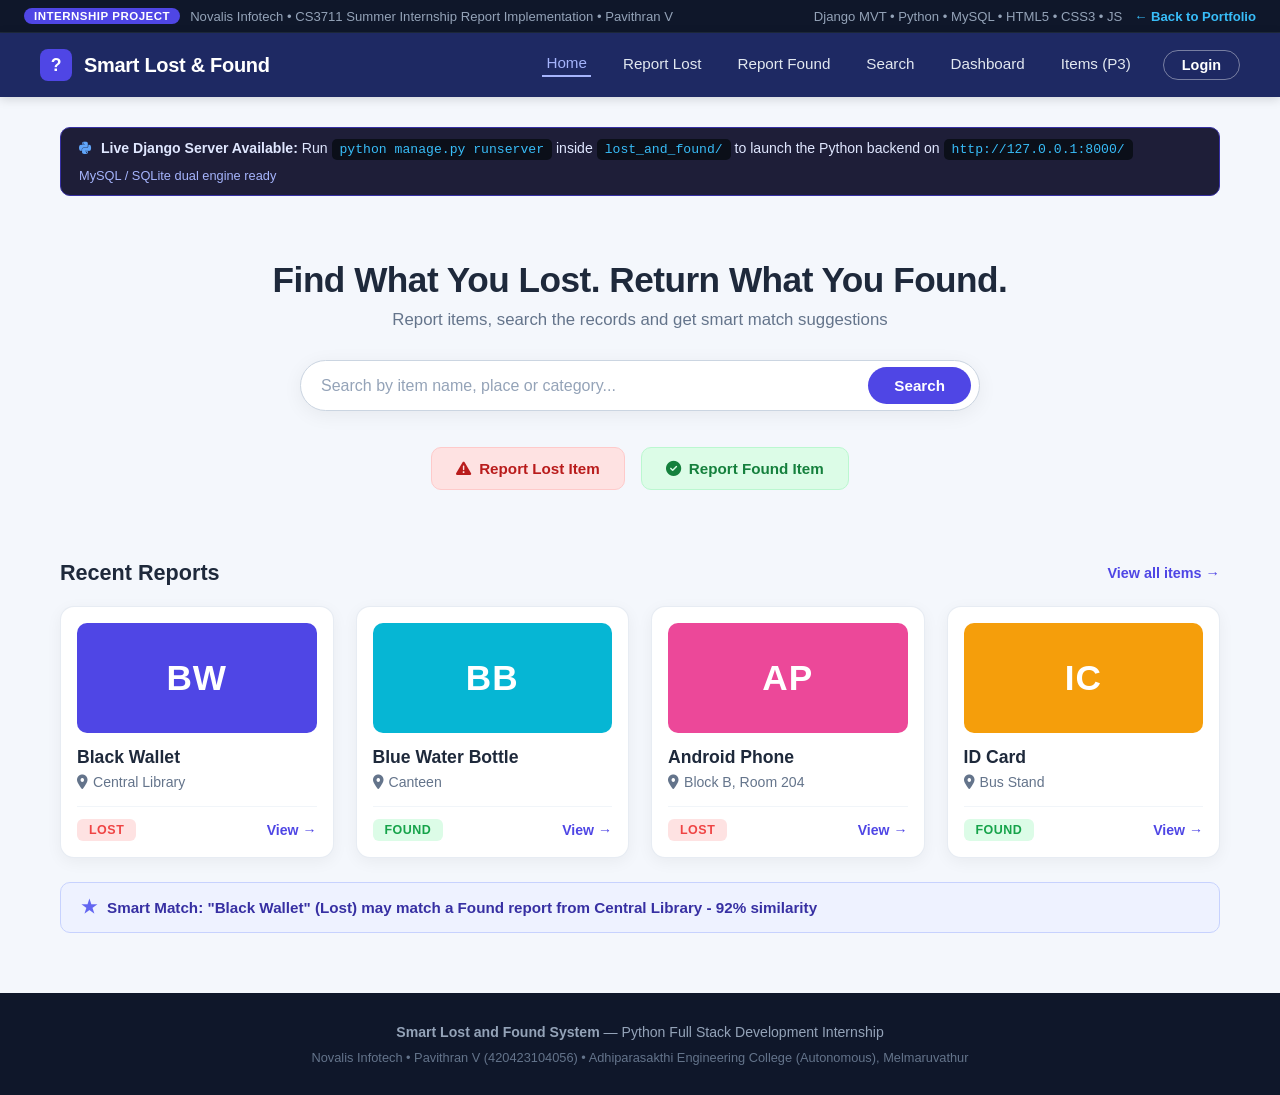
<file: index.html>
<!DOCTYPE html>
<html lang="en">
<head>
  <meta charset="UTF-8">
  <meta name="viewport" content="width=device-width, initial-scale=1.0">
  <title>Smart Lost &amp; Found System | Full Stack Django Web Application</title>
  <link rel="stylesheet" href="static/css/style.css">
  <link rel="stylesheet" href="https://cdnjs.cloudflare.com/ajax/libs/font-awesome/6.5.1/css/all.min.css">
  <style>
    /* Demo Portal Navigation & Mode Bar */
    .demo-bar {
      background: #0f172a;
      color: #94a3b8;
      padding: 8px 24px;
      font-size: 0.82rem;
      display: flex;
      justify-content: space-between;
      align-items: center;
      border-bottom: 1px solid #1e293b;
    }
    .demo-badge-pill {
      background: #4f46e5;
      color: #fff;
      padding: 2px 10px;
      border-radius: 12px;
      font-weight: 700;
      font-size: 0.72rem;
      text-transform: uppercase;
      letter-spacing: 0.5px;
    }
    .view-tab-btn {
      background: transparent;
      border: none;
      color: var(--text-light);
      cursor: pointer;
      font-size: 0.95rem;
      font-weight: 500;
      padding: 0 4px 4px;
      transition: all 0.2s ease;
      font-family: inherit;
    }
    .view-tab-btn:hover {
      color: #ffffff;
    }
    .view-tab-btn.active {
      color: var(--active-link);
      border-bottom: 2px solid var(--active-link);
    }
    .app-screen {
      display: none;
    }
    .app-screen.active-screen {
      display: block;
      animation: fadeIn 0.25s ease-in-out;
    }
    @keyframes fadeIn {
      from { opacity: 0; transform: translateY(4px); }
      to { opacity: 1; transform: translateY(0); }
    }
    .django-banner-strip {
      background: #1e1e38;
      border: 1px solid #3730a3;
      border-radius: 10px;
      padding: 12px 18px;
      margin-bottom: 24px;
      color: #e0e7ff;
      font-size: 0.88rem;
      display: flex;
      justify-content: space-between;
      align-items: center;
      flex-wrap: wrap;
      gap: 10px;
    }
    .code-chip {
      background: #0b0f19;
      color: #38bdf8;
      padding: 3px 8px;
      border-radius: 5px;
      font-family: monospace;
      font-size: 0.82rem;
    }
  </style>
</head>
<body>

  <!-- Top System Bar -->
  <div class="demo-bar">
    <div style="display: flex; align-items: center; gap: 10px;">
      <span class="demo-badge-pill">Internship Project</span>
      <span>Novalis Infotech &bull; CS3711 Summer Internship Report Implementation &bull; Pavithran V</span>
    </div>
    <div style="display: flex; align-items: center; gap: 12px;">
      <span>Django MVT &bull; Python &bull; MySQL &bull; HTML5 &bull; CSS3 &bull; JS</span>
      <a href="index.html" style="color: #38bdf8; text-decoration: none; font-weight: 600;">&larr; Back to Portfolio</a>
    </div>
  </div>

  <!-- Header & Navigation Bar (Report Page 19 & 27) -->
  <header>
    <a href="#" class="logo-container" onclick="switchTab('home')">
      <div class="logo-badge">?</div>
      <span class="logo-text">Smart Lost &amp; Found</span>
    </a>

    <ul class="nav-links">
      <li><button class="view-tab-btn active" id="tab-home" onclick="switchTab('home')">Home</button></li>
      <li><button class="view-tab-btn" id="tab-report-lost" onclick="switchTab('report-lost')">Report Lost</button></li>
      <li><button class="view-tab-btn" id="tab-report-found" onclick="switchTab('report-found')">Report Found</button></li>
      <li><button class="view-tab-btn" id="tab-search" onclick="switchTab('search')">Search</button></li>
      <li><button class="view-tab-btn" id="tab-dashboard" onclick="switchTab('dashboard')">Dashboard</button></li>
      <li><button class="view-tab-btn" id="tab-items-p3" onclick="switchTab('items-p3')">Items (P3)</button></li>
      <li><button class="btn-nav-login" onclick="switchTab('dashboard')">Login</button></li>
    </ul>
  </header>

  <!-- Main Container -->
  <main>

    <!-- Quick info notification -->
    <div class="django-banner-strip">
      <div>
        <i class="fa-brands fa-python" style="color: #60a5fa; margin-right: 6px;"></i>
        <span><strong>Live Django Server Available:</strong> Run <span class="code-chip">python manage.py runserver</span> inside <span class="code-chip">lost_and_found/</span> to launch the Python backend on <span class="code-chip">http://127.0.0.1:8000/</span></span>
      </div>
      <div>
        <span style="font-size: 0.8rem; color: #a5b4fc;">MySQL / SQLite dual engine ready</span>
      </div>
    </div>

    <!-- =====================================================================
         SCREEN 1: HOME PAGE (Figure 8.1 - Report Page 27)
         ===================================================================== -->
    <section id="screen-home" class="app-screen active-screen">
      <!-- Hero Section -->
      <div class="hero-section">
        <h1 class="hero-title">Find What You Lost. Return What You Found.</h1>
        <p class="hero-subtitle">Report items, search the records and get smart match suggestions</p>

        <!-- Rounded Search Bar (Figure 8.1) -->
        <div class="search-pill-container">
          <input
            type="text"
            id="home-search-input"
            class="search-pill-input"
            placeholder="Search by item name, place or category..."
          >
          <button type="button" class="search-pill-btn" onclick="executeSearchFromHome()">Search</button>
        </div>

        <!-- Action Buttons -->
        <div class="action-cards-row">
          <a href="#" class="btn-action btn-action-lost" onclick="switchTab('report-lost')">
            <i class="fa-solid fa-triangle-exclamation"></i>
            <span>Report Lost Item</span>
          </a>
          <a href="#" class="btn-action btn-action-found" onclick="switchTab('report-found')">
            <i class="fa-solid fa-circle-check"></i>
            <span>Report Found Item</span>
          </a>
        </div>
      </div>

      <!-- Recent Reports Section -->
      <div>
        <div class="section-header-row">
          <h2 class="section-title">Recent Reports</h2>
          <a href="#" class="section-link" onclick="switchTab('search')">View all items &rarr;</a>
        </div>

        <!-- 4 Item Cards (Exact from Figure 8.1 Screenshot) -->
        <div class="item-grid" id="home-cards-container">
          <!-- Card 1: Black Wallet (BW - #4f46e5) -->
          <div class="report-item-card">
            <div class="card-initials-badge" style="background-color: #4f46e5;">BW</div>
            <div class="card-content">
              <h3 class="card-title">Black Wallet</h3>
              <div class="card-place">
                <i class="fa-solid fa-location-dot"></i>
                <span>Central Library</span>
              </div>
            </div>
            <div class="card-footer">
              <span class="status-badge badge-lost">LOST</span>
              <a href="#" class="card-view-link" onclick="openItemModal('Black Wallet', 'Central Library', 'lost', 'Accessories', 'Contains ID card and two bank cards. Brown stitching on the edge.', 'BW', '#4f46e5')">View &rarr;</a>
            </div>
          </div>

          <!-- Card 2: Blue Water Bottle (BB - #06b6d4) -->
          <div class="report-item-card">
            <div class="card-initials-badge" style="background-color: #06b6d4;">BB</div>
            <div class="card-content">
              <h3 class="card-title">Blue Water Bottle</h3>
              <div class="card-place">
                <i class="fa-solid fa-location-dot"></i>
                <span>Canteen</span>
              </div>
            </div>
            <div class="card-footer">
              <span class="status-badge badge-found">FOUND</span>
              <a href="#" class="card-view-link" onclick="openItemModal('Blue Water Bottle', 'Canteen', 'found', 'Accessories', 'Stainless steel blue water bottle with silver cap found on table.', 'BB', '#06b6d4')">View &rarr;</a>
            </div>
          </div>

          <!-- Card 3: Android Phone (AP - #ec4899) -->
          <div class="report-item-card">
            <div class="card-initials-badge" style="background-color: #ec4899;">AP</div>
            <div class="card-content">
              <h3 class="card-title">Android Phone</h3>
              <div class="card-place">
                <i class="fa-solid fa-location-dot"></i>
                <span>Block B, Room 204</span>
              </div>
            </div>
            <div class="card-footer">
              <span class="status-badge badge-lost">LOST</span>
              <a href="#" class="card-view-link" onclick="openItemModal('Android Phone', 'Block B, Room 204', 'lost', 'Electronics', 'Black Android phone with transparent case left during morning session.', 'AP', '#ec4899')">View &rarr;</a>
            </div>
          </div>

          <!-- Card 4: ID Card (IC - #f59e0b) -->
          <div class="report-item-card">
            <div class="card-initials-badge" style="background-color: #f59e0b;">IC</div>
            <div class="card-content">
              <h3 class="card-title">ID Card</h3>
              <div class="card-place">
                <i class="fa-solid fa-location-dot"></i>
                <span>Bus Stand</span>
              </div>
            </div>
            <div class="card-footer">
              <span class="status-badge badge-found">FOUND</span>
              <a href="#" class="card-view-link" onclick="openItemModal('ID Card', 'Bus Stand', 'found', 'Documents', 'College student ID card with blue ribbon found near bus bay.', 'IC', '#f59e0b')">View &rarr;</a>
            </div>
          </div>
        </div>

        <!-- Smart Match Banner (Exact text and design from Figure 8.1 on Page 27) -->
        <div class="smart-match-banner">
          <span class="star-icon">&#9733;</span>
          <span>Smart Match: "Black Wallet" (Lost) may match a Found report from Central Library - 92% similarity</span>
        </div>
      </div>
    </section>

    <!-- =====================================================================
         SCREEN 2: REPORT LOST ITEM (Report Page 20)
         ===================================================================== -->
    <section id="screen-report-lost" class="app-screen">
      <div class="report-card">
        <h1>Report a Lost Item</h1>
        <p class="report-subtitle">Fill in the details so that the finder or the admin can match your item</p>

        <form id="standalone-report-form" onsubmit="handleItemSubmit(event, 'lost')">
          <div class="form-grid-2">
            <div class="form-group">
              <label for="rep-item">Item name</label>
              <input type="text" id="rep-item" value="Black leather wallet" required>
            </div>
            <div class="form-group">
              <label for="rep-category">Category</label>
              <select id="rep-category">
                <option value="Accessories" selected>Accessories</option>
                <option value="Electronics">Electronics</option>
                <option value="Documents">Documents</option>
                <option value="Clothing">Clothing</option>
                <option value="Keys">Keys</option>
              </select>
            </div>
          </div>

          <div class="form-grid-2">
            <div class="form-group">
              <label for="rep-place">Place where lost</label>
              <input type="text" id="rep-place" value="Central library, 2nd floor" required>
            </div>
            <div class="form-group">
              <label for="rep-date">Date lost</label>
              <input type="date" id="rep-date" value="2026-08-11" required>
            </div>
          </div>

          <div class="form-group">
            <label for="rep-desc">Description</label>
            <textarea id="rep-desc" rows="4">Contains ID card and two bank cards. Brown stitching on the edge.</textarea>
          </div>

          <div class="form-group">
            <label for="rep-file">Photo (optional)</label>
            <input type="file" id="rep-file" class="file-input">
          </div>

          <div class="report-btn-row">
            <button type="submit" class="btn-submit">Submit Report</button>
          </div>

          <!-- Green Status Banner (Report Page 20) -->
          <div class="report-status-preview">
            <span>&#10003;</span>
            <span>Your report will be saved with status: <strong>LOST</strong></span>
          </div>
        </form>
      </div>
    </section>

    <!-- =====================================================================
         SCREEN 3: REPORT FOUND ITEM
         ===================================================================== -->
    <section id="screen-report-found" class="app-screen">
      <div class="report-card">
        <h1>Report a Found Item</h1>
        <p class="report-subtitle">Fill in the details so that the owner or the admin can identify the item</p>

        <form onsubmit="handleItemSubmit(event, 'found')">
          <div class="form-grid-2">
            <div class="form-group">
              <label for="found-item">Item name</label>
              <input type="text" id="found-item" placeholder="e.g., Blue Water Bottle" required>
            </div>
            <div class="form-group">
              <label for="found-category">Category</label>
              <select id="found-category">
                <option value="Accessories">Accessories</option>
                <option value="Electronics">Electronics</option>
                <option value="Documents">Documents</option>
                <option value="Clothing">Clothing</option>
                <option value="Keys">Keys</option>
              </select>
            </div>
          </div>

          <div class="form-grid-2">
            <div class="form-group">
              <label for="found-place">Place where found</label>
              <input type="text" id="found-place" placeholder="e.g., Canteen Table 4" required>
            </div>
            <div class="form-group">
              <label for="found-date">Date found</label>
              <input type="date" id="found-date" value="2026-08-12" required>
            </div>
          </div>

          <div class="form-group">
            <label for="found-desc">Description</label>
            <textarea id="found-desc" rows="4" placeholder="Distinctive characteristics, color, where safely kept..."></textarea>
          </div>

          <div class="form-group">
            <label for="found-file">Photo (optional)</label>
            <input type="file" id="found-file" class="file-input">
          </div>

          <div class="report-btn-row">
            <button type="submit" class="btn-submit">Submit Found Report</button>
          </div>

          <div class="report-status-preview">
            <span>&#10003;</span>
            <span>Your report will be saved with status: <strong>FOUND</strong></span>
          </div>
        </form>
      </div>
    </section>

    <!-- =====================================================================
         SCREEN 4: SEARCH & FILTER (Practice 2 + Chapter 8)
         ===================================================================== -->
    <section id="screen-search" class="app-screen">
      <div style="text-align: center; margin-bottom: 24px;">
        <h1 style="font-size: 1.8rem; font-weight: 800; color: var(--text);">Search &amp; Filter Reports</h1>
        <p style="color: var(--text-muted); font-size: 0.95rem;">Real-time JavaScript DOM search and multi-criteria category filtering</p>
      </div>

      <div style="background: #ffffff; padding: 20px; border-radius: 12px; border: 1px solid var(--border); box-shadow: 0 2px 10px rgba(0,0,0,0.04); margin-bottom: 30px;">
        <div style="display: flex; gap: 12px; flex-wrap: wrap;">
          <input
            type="text"
            id="interactive-search-box"
            placeholder="Search items by name, place, category (e.g., Wallet, Canteen)..."
            style="flex: 2; min-width: 220px; padding: 10px 14px; border: 1px solid var(--border); border-radius: 8px; font-size: 0.95rem;"
            oninput="handleInteractiveFilter()"
          >

          <select
            id="filter-status-select"
            style="flex: 1; min-width: 130px; padding: 10px 14px; border: 1px solid var(--border); border-radius: 8px; font-size: 0.95rem;"
            onchange="handleInteractiveFilter()"
          >
            <option value="">All Statuses</option>
            <option value="lost">Lost</option>
            <option value="found">Found</option>
            <option value="claimed">Claimed</option>
          </select>

          <select
            id="filter-category-select"
            style="flex: 1; min-width: 140px; padding: 10px 14px; border: 1px solid var(--border); border-radius: 8px; font-size: 0.95rem;"
            onchange="handleInteractiveFilter()"
          >
            <option value="">All Categories</option>
            <option value="Accessories">Accessories</option>
            <option value="Electronics">Electronics</option>
            <option value="Documents">Documents</option>
          </select>
        </div>
      </div>

      <div class="item-grid" id="search-results-grid">
        <!-- Rendered dynamically via JavaScript -->
      </div>
      <div id="no-search-results-portal" style="display: none; text-align: center; padding: 40px; background: #fff; border-radius: 12px; border: 1px solid var(--border);">
        <p style="color: #64748b; font-size: 1.05rem;">No items match your search filter.</p>
      </div>
    </section>

    <!-- =====================================================================
         SCREEN 5: PRACTICE 3 – ITEMS PAGE (Report Page 22-23)
         ===================================================================== -->
    <section id="screen-items-p3" class="app-screen">
      <div class="browser-frame">
        <div class="browser-top-bar">
          <div class="browser-dots">
            <span class="dot dot-red"></span>
            <span class="dot dot-yellow"></span>
            <span class="dot dot-green"></span>
          </div>
          <div class="browser-address">http://127.0.0.1:8000/items/</div>
        </div>

        <div class="browser-body">
          <h2 style="font-size: 1.8rem; font-weight: 800; color: #0f172a; margin-bottom: 20px;">Lost Items</h2>

          <ul class="practice-items-list" style="list-style-type: disc; margin-left: 24px;">
            <li style="margin-bottom: 12px; font-weight: 500; color: #1e293b;">
              <strong>Black Leather Wallet</strong> &ndash; Central Library
            </li>
            <li style="margin-bottom: 12px; font-weight: 500; color: #1e293b;">
              <strong>Blue Water Bottle</strong> &ndash; Canteen
            </li>
            <li style="margin-bottom: 12px; font-weight: 500; color: #1e293b;">
              <strong>Android Phone</strong> &ndash; Block B, Room 204
            </li>
            <li style="margin-bottom: 12px; font-weight: 500; color: #1e293b;">
              <strong>College ID Card</strong> &ndash; Bus Stand
            </li>
            <li style="margin-bottom: 12px; font-weight: 500; color: #1e293b;">
              <strong>Umbrella</strong> &ndash; Main Gate
            </li>
          </ul>

          <p class="practice-note">
            Records are read from the database by the Django view and displayed using the template items.html
          </p>
        </div>
      </div>

      <div style="max-width: 720px; margin: 20px auto; color: #475569; font-size: 0.95rem; line-height: 1.6;">
        <p>
          <strong>Report Chapter 7.3:</strong> The lost items entered in the database are displayed on the <code>/items/</code> page. Each record is shown as one list item by the template loop. The Lost Items page displays items reported as lost in the college with their names and locations.
        </p>
      </div>
    </section>

    <!-- =====================================================================
         SCREEN 6: DASHBOARD
         ===================================================================== -->
    <section id="screen-dashboard" class="app-screen">
      <div style="display: flex; justify-content: space-between; align-items: center; margin-bottom: 24px; flex-wrap: wrap; gap: 12px;">
        <div>
          <h1 style="font-size: 1.8rem; font-weight: 800; color: var(--text);">Pavithran V &mdash; Dashboard</h1>
          <p style="color: var(--text-muted); font-size: 0.92rem;">Student ID: 420423104056 &bull; Adhiparasakthi Engineering College</p>
        </div>
        <div style="display: flex; gap: 10px;">
          <button class="btn-action btn-action-lost" style="padding: 8px 16px; font-size: 0.88rem;" onclick="switchTab('report-lost')">+ Report Lost</button>
          <button class="btn-action btn-action-found" style="padding: 8px 16px; font-size: 0.88rem;" onclick="switchTab('report-found')">+ Report Found</button>
        </div>
      </div>

      <div class="stats-cards-grid">
        <div class="stat-card">
          <div style="color: #64748b; font-size: 0.85rem; font-weight: 600;">TOTAL REPORTS</div>
          <div class="stat-number" id="dash-total">6</div>
        </div>
        <div class="stat-card">
          <div style="color: #ef4444; font-size: 0.85rem; font-weight: 600;">ACTIVE LOST</div>
          <div class="stat-number" style="color: #ef4444;" id="dash-lost">3</div>
        </div>
        <div class="stat-card">
          <div style="color: #16a34a; font-size: 0.85rem; font-weight: 600;">ACTIVE FOUND</div>
          <div class="stat-number" style="color: #16a34a;" id="dash-found">2</div>
        </div>
        <div class="stat-card">
          <div style="color: #64748b; font-size: 0.85rem; font-weight: 600;">RESOLVED / CLAIMED</div>
          <div class="stat-number" style="color: #64748b;" id="dash-claimed">1</div>
        </div>
      </div>

      <div style="background: #ffffff; border-radius: 12px; border: 1px solid var(--border); box-shadow: 0 2px 12px rgba(0,0,0,0.04); overflow: hidden;">
        <div style="padding: 16px 20px; border-bottom: 1px solid var(--border); background: #f8fafc; font-weight: 700; color: var(--text);">
          Your Active Submitted Reports
        </div>
        <div style="overflow-x: auto;">
          <table style="width: 100%; border-collapse: collapse; text-align: left; font-size: 0.92rem;">
            <thead>
              <tr style="border-bottom: 1px solid var(--border); color: #64748b; font-size: 0.82rem; text-transform: uppercase;">
                <th style="padding: 12px 20px;">Item</th>
                <th style="padding: 12px 20px;">Category</th>
                <th style="padding: 12px 20px;">Place</th>
                <th style="padding: 12px 20px;">Date</th>
                <th style="padding: 12px 20px;">Status</th>
                <th style="padding: 12px 20px; text-align: right;">Action</th>
              </tr>
            </thead>
            <tbody id="dashboard-table-body">
              <!-- Rendered via JS -->
            </tbody>
          </table>
        </div>
      </div>
    </section>

  </main>

  <!-- Modal for Item Details & Claim -->
  <div id="item-modal" style="display: none; position: fixed; inset: 0; background: rgba(15, 23, 42, 0.7); z-index: 200; align-items: center; justify-content: center; padding: 20px;">
    <div style="background: #fff; border-radius: 14px; max-width: 600px; width: 100%; max-height: 90vh; overflow-y: auto; padding: 30px; box-shadow: 0 20px 50px rgba(0,0,0,0.3); position: relative;">
      <button onclick="closeItemModal()" style="position: absolute; top: 16px; right: 16px; border: none; background: none; font-size: 1.5rem; cursor: pointer; color: #64748b;">&times;</button>
      <div id="modal-initials-badge" class="card-initials-badge" style="height: 100px; font-size: 2.2rem; margin-bottom: 16px;">BW</div>
      <div style="display: flex; justify-content: space-between; align-items: center; margin-bottom: 10px;">
        <h2 id="modal-title" style="font-size: 1.5rem; font-weight: 800; color: var(--text);">Item Title</h2>
        <span id="modal-status-badge" class="status-badge badge-lost">LOST</span>
      </div>
      <p id="modal-place" style="color: #64748b; font-size: 0.95rem; margin-bottom: 16px;"><i class="fa-solid fa-location-dot"></i> <span>Central Library</span></p>
      
      <div style="background: #f8fafc; padding: 14px; border-radius: 8px; margin-bottom: 16px; font-size: 0.88rem; color: #475569;">
        <div><strong>Category:</strong> <span id="modal-category">Accessories</span></div>
        <div style="margin-top: 4px;"><strong>Reported By:</strong> Pavithran V (Student)</div>
      </div>

      <p id="modal-desc" style="line-height: 1.6; color: #334155; margin-bottom: 24px;">Contains ID card and two bank cards...</p>

      <div style="display: flex; gap: 12px; justify-content: flex-end;">
        <button id="modal-claim-btn" onclick="claimModalItem()" class="btn-claim" style="font-size: 0.9rem;">
          <i class="fa-solid fa-check"></i> Claim / Mark Resolved
        </button>
        <button onclick="closeItemModal()" style="padding: 10px 18px; border: 1px solid var(--border); background: #fff; border-radius: 8px; cursor: pointer;">Close</button>
      </div>
    </div>
  </div>

  <!-- Footer -->
  <footer>
    <p><strong>Smart Lost and Found System</strong> &mdash; Python Full Stack Development Internship</p>
    <p style="margin-top: 4px; font-size: 0.8rem; color: #64748b;">
      Novalis Infotech &bull; Pavithran V (420423104056) &bull; Adhiparasakthi Engineering College (Autonomous), Melmaruvathur
    </p>
  </footer>

  <script>
    // State items
    let allItems = [
      { id: 1, title: 'Black Wallet', place: 'Central Library', status: 'lost', category: 'Accessories', date: '2026-08-11', desc: 'Contains ID card and two bank cards. Brown stitching on the edge.', initials: 'BW', color: '#4f46e5' },
      { id: 2, title: 'Blue Water Bottle', place: 'Canteen', status: 'found', category: 'Accessories', date: '2026-08-12', desc: 'Stainless steel insulated blue water bottle found on canteen table.', initials: 'BB', color: '#06b6d4' },
      { id: 3, title: 'Android Phone', place: 'Block B, Room 204', status: 'lost', category: 'Electronics', date: '2026-08-10', desc: 'Black Android smartphone with clear protective cover.', initials: 'AP', color: '#ec4899' },
      { id: 4, title: 'ID Card', place: 'Bus Stand', status: 'found', category: 'Documents', date: '2026-08-13', desc: 'College student ID card with lanyard found near college bus bay 3.', initials: 'IC', color: '#f59e0b' },
      { id: 5, title: 'Umbrella', place: 'Main Gate', status: 'lost', category: 'Accessories', date: '2026-08-09', desc: 'Blue foldable umbrella left behind near main security guard desk.', initials: 'UM', color: '#10b981' },
      { id: 6, title: 'Scientific Calculator', place: 'Exam Hall 3', status: 'claimed', category: 'Electronics', date: '2026-08-08', desc: 'Casio fx-991EX scientific calculator found after semester exam.', initials: 'SC', color: '#8b5cf6' }
    ];

    let currentModalItem = null;

    function switchTab(tabName) {
      document.querySelectorAll('.view-tab-btn').forEach(btn => btn.classList.remove('active'));
      const activeBtn = document.getElementById(`tab-${tabName}`);
      if (activeBtn) activeBtn.classList.add('active');

      document.querySelectorAll('.app-screen').forEach(scr => scr.classList.remove('active-screen'));
      const activeScr = document.getElementById(`screen-${tabName}`);
      if (activeScr) activeScr.classList.add('active-screen');

      if (tabName === 'search') renderSearchScreen();
      if (tabName === 'dashboard') renderDashboardScreen();
      window.scrollTo({ top: 0, behavior: 'smooth' });
    }

    function executeSearchFromHome() {
      const q = document.getElementById('home-search-input').value.trim();
      switchTab('search');
      document.getElementById('interactive-search-box').value = q;
      handleInteractiveFilter();
    }

    function renderSearchScreen(filtered) {
      const container = document.getElementById('search-results-grid');
      const emptyMsg = document.getElementById('no-search-results-portal');
      const list = filtered || allItems;

      container.innerHTML = '';
      if (list.length === 0) {
        emptyMsg.style.display = 'block';
        return;
      }
      emptyMsg.style.display = 'none';

      list.forEach(item => {
        const card = document.createElement('div');
        card.className = 'report-item-card';
        card.innerHTML = `
          <div class="card-initials-badge" style="background-color: ${item.color};">${item.initials}</div>
          <div class="card-content">
            <h3 class="card-title">${item.title}</h3>
            <div class="card-place"><i class="fa-solid fa-location-dot"></i> <span>${item.place}</span></div>
            <div style="font-size: 0.82rem; color: #64748b; margin-bottom: 10px;">
              <span>Category: <strong>${item.category}</strong></span> &bull; <span>Date: ${item.date}</span>
            </div>
            <p style="font-size: 0.85rem; color: #475569; margin-bottom: 12px; line-height: 1.4;">${item.desc}</p>
          </div>
          <div class="card-footer">
            <span class="status-badge badge-${item.status}">${item.status.toUpperCase()}</span>
            <a href="#" class="card-view-link" onclick="openItemModal('${item.title}', '${item.place}', '${item.status}', '${item.category}', '${item.desc}', '${item.initials}', '${item.color}', ${item.id})">Details &rarr;</a>
          </div>
        `;
        container.appendChild(card);
      });
    }

    function handleInteractiveFilter() {
      const query = document.getElementById('interactive-search-box').value.toLowerCase().trim();
      const status = document.getElementById('filter-status-select').value;
      const cat = document.getElementById('filter-category-select').value;

      const filtered = allItems.filter(item => {
        const matchQ = !query || item.title.toLowerCase().includes(query) || item.place.toLowerCase().includes(query) || item.desc.toLowerCase().includes(query);
        const matchStatus = !status || item.status === status;
        const matchCat = !cat || item.category === cat;
        return matchQ && matchStatus && matchCat;
      });

      renderSearchScreen(filtered);
    }

    function renderDashboardScreen() {
      const tbody = document.getElementById('dashboard-table-body');
      tbody.innerHTML = '';

      let total = allItems.length;
      let lost = allItems.filter(i => i.status === 'lost').length;
      let found = allItems.filter(i => i.status === 'found').length;
      let claimed = allItems.filter(i => i.status === 'claimed').length;

      document.getElementById('dash-total').textContent = total;
      document.getElementById('dash-lost').textContent = lost;
      document.getElementById('dash-found').textContent = found;
      document.getElementById('dash-claimed').textContent = claimed;

      allItems.forEach(item => {
        const tr = document.createElement('tr');
        tr.style.borderBottom = '1px solid #f1f5f9';
        tr.innerHTML = `
          <td style="padding: 14px 20px; font-weight: 600; color: var(--text);">
            <div style="display: flex; align-items: center; gap: 10px;">
              <span style="display: inline-block; width: 32px; height: 32px; border-radius: 6px; background-color: ${item.color}; color: #fff; font-weight: 700; text-align: center; line-height: 32px; font-size: 0.85rem;">
                ${item.initials}
              </span>
              <span>${item.title}</span>
            </div>
          </td>
          <td style="padding: 14px 20px; color: #64748b;">${item.category}</td>
          <td style="padding: 14px 20px; color: #64748b;">${item.place}</td>
          <td style="padding: 14px 20px; color: #64748b;">${item.date}</td>
          <td style="padding: 14px 20px;">
            <span class="status-badge badge-${item.status}">${item.status.toUpperCase()}</span>
          </td>
          <td style="padding: 14px 20px; text-align: right;">
            <a href="#" style="color: var(--primary); font-weight: 600; text-decoration: none;" onclick="openItemModal('${item.title}', '${item.place}', '${item.status}', '${item.category}', '${item.desc}', '${item.initials}', '${item.color}', ${item.id})">View &rarr;</a>
          </td>
        `;
        tbody.appendChild(tr);
      });
    }

    function handleItemSubmit(e, status) {
      e.preventDefault();
      const isLost = status === 'lost';
      const title = document.getElementById(isLost ? 'rep-item' : 'found-item').value.trim();
      const place = document.getElementById(isLost ? 'rep-place' : 'found-place').value.trim();
      const cat = document.getElementById(isLost ? 'rep-category' : 'found-category').value;
      const date = document.getElementById(isLost ? 'rep-date' : 'found-date').value;
      const desc = document.getElementById(isLost ? 'rep-desc' : 'found-desc').value;

      if (!title || !place) {
        alert('Please fill in the item name and place!');
        return;
      }

      const words = title.split(' ');
      const initials = words.length >= 2 ? (words[0][0] + words[1][0]).toUpperCase() : title.slice(0, 2).toUpperCase();
      const color = isLost ? '#4f46e5' : '#06b6d4';

      const newItem = {
        id: Date.now(),
        title, place, status, category: cat, date, desc, initials, color
      };

      allItems.unshift(newItem);
      alert(`Success! Your report for "${title}" has been saved with status: ${status.toUpperCase()}`);
      switchTab('dashboard');
    }

    function openItemModal(title, place, status, category, desc, initials, color, id) {
      currentModalItem = id ? allItems.find(i => i.id === id) : { title, place, status, category, desc, initials, color };
      document.getElementById('modal-initials-badge').textContent = initials;
      document.getElementById('modal-initials-badge').style.backgroundColor = color;
      document.getElementById('modal-title').textContent = title;
      document.getElementById('modal-place').querySelector('span').textContent = place;
      document.getElementById('modal-category').textContent = category;
      document.getElementById('modal-desc').textContent = desc;

      const badge = document.getElementById('modal-status-badge');
      badge.className = `status-badge badge-${status}`;
      badge.textContent = status.toUpperCase();

      const claimBtn = document.getElementById('modal-claim-btn');
      if (status === 'claimed') {
        claimBtn.style.display = 'none';
      } else {
        claimBtn.style.display = 'inline-flex';
      }

      document.getElementById('item-modal').style.display = 'flex';
    }

    function closeItemModal() {
      document.getElementById('item-modal').style.display = 'none';
    }

    function claimModalItem() {
      if (currentModalItem) {
        currentModalItem.status = 'claimed';
        alert(`Item "${currentModalItem.title}" has been marked as CLAIMED and resolved!`);
        closeItemModal();
        renderDashboardScreen();
        if (document.getElementById('screen-search').classList.contains('active-screen')) {
          renderSearchScreen();
        }
      }
    }
  </script>
</body>
</html>
</file>
<file: static/css/style.css>
/* ==========================================================================
   Smart Lost and Found System – Main Stylesheet
   Technologies: HTML5, CSS3 (Flexbox, CSS Grid, Custom Properties)
   Colors extracted exactly from Internship Report Chapter 5, 7, and 8
   ========================================================================== */

:root {
  --bg: #f4f7fc;
  --primary: #4f46e5;
  --primary-hover: #4338ca;
  --dark: #1e2963;
  --dark-hover: #17204f;
  --text: #1e293b;
  --text-muted: #64748b;
  --text-light: #e2e8f0;
  --active-link: #a5b4fc;
  --border: #cbd5e1;
  --card-bg: #ffffff;
  
  /* Status Badges */
  --lost-bg: #fee2e2;
  --lost-color: #ef4444;
  --found-bg: #dcfce7;
  --found-color: #16a34a;
  --claimed-bg: #f1f5f9;
  --claimed-color: #64748b;
  
  /* Banner Colors */
  --match-bg: #eef2ff;
  --match-border: #c7d2fe;
  --match-text: #3730a3;

  --success-bg: #ecfdf5;
  --success-border: #a7f3d0;
  --success-text: #047857;
}

* {
  margin: 0;
  padding: 0;
  box-sizing: border-box;
}

body {
  background: var(--bg);
  color: var(--text);
  font-family: -apple-system, BlinkMacSystemFont, "Segoe UI", Roboto, "Helvetica Neue", Arial, sans-serif;
  min-height: 100vh;
  display: flex;
  flex-direction: column;
}

/* ==========================================================================
   Header & Navigation Bar (Report Page 19 & 27)
   ========================================================================== */
header {
  display: flex;
  align-items: center;
  justify-content: space-between;
  padding: 16px 40px;
  background: var(--dark);
  color: #ffffff;
  position: sticky;
  top: 0;
  z-index: 100;
  box-shadow: 0 2px 10px rgba(0, 0, 0, 0.15);
}

.logo-container {
  display: flex;
  align-items: center;
  gap: 12px;
  text-decoration: none;
  color: #ffffff;
}

.logo-badge {
  width: 32px;
  height: 32px;
  background: var(--primary);
  border-radius: 8px;
  display: flex;
  align-items: center;
  justify-content: center;
  font-weight: 700;
  font-size: 1.1rem;
  color: #ffffff;
}

.logo-text {
  font-size: 1.25rem;
  font-weight: 700;
  letter-spacing: -0.3px;
}

.nav-links {
  display: flex;
  gap: 28px;
  list-style: none;
  align-items: center;
}

.nav-links a {
  color: var(--text-light);
  text-decoration: none;
  font-size: 0.95rem;
  font-weight: 500;
  padding-bottom: 4px;
  transition: all 0.2s ease;
}

.nav-links a:hover {
  color: #ffffff;
}

.nav-links a.active {
  color: var(--active-link);
  border-bottom: 2px solid var(--active-link);
}

.btn-nav-login {
  background: transparent;
  color: #ffffff !important;
  border: 1.5px solid rgba(255, 255, 255, 0.4);
  padding: 6px 18px !important;
  border-radius: 20px;
  font-size: 0.9rem;
  font-weight: 600;
  transition: all 0.2s ease;
  text-decoration: none;
}

.btn-nav-login:hover {
  background: rgba(255, 255, 255, 0.15);
  border-color: #ffffff;
}

.btn-nav-logout {
  background: rgba(239, 68, 68, 0.2);
  color: #fca5a5 !important;
  border: 1px solid rgba(239, 68, 68, 0.4);
  padding: 6px 16px !important;
  border-radius: 20px;
  font-size: 0.85rem;
}

/* ==========================================================================
   Main Content Layout
   ========================================================================== */
main {
  flex: 1;
  padding: 30px 20px 60px;
  max-width: 1200px;
  width: 100%;
  margin: 0 auto;
}

/* Messages & Alerts */
.alert-box {
  padding: 14px 20px;
  border-radius: 10px;
  margin-bottom: 24px;
  font-size: 0.95rem;
  font-weight: 500;
  display: flex;
  align-items: center;
  justify-content: space-between;
}

.alert-success {
  background: var(--success-bg);
  border: 1px solid var(--success-border);
  color: var(--success-text);
}

.alert-info {
  background: var(--match-bg);
  border: 1px solid var(--match-border);
  color: var(--match-text);
}

/* ==========================================================================
   Hero Section (Figure 8.1 - Report Page 27)
   ========================================================================== */
.hero-section {
  text-align: center;
  padding: 40px 20px 30px;
}

.hero-title {
  font-size: 2.2rem;
  font-weight: 800;
  color: var(--text);
  margin-bottom: 10px;
  letter-spacing: -0.5px;
}

.hero-subtitle {
  color: var(--text-muted);
  font-size: 1.05rem;
  margin-bottom: 30px;
}

/* Rounded Search Bar (Figure 8.1) */
.search-pill-container {
  max-width: 680px;
  margin: 0 auto 36px;
  background: #ffffff;
  border-radius: 50px;
  padding: 6px 8px 6px 20px;
  display: flex;
  align-items: center;
  box-shadow: 0 4px 20px rgba(0, 0, 0, 0.06);
  border: 1px solid var(--border);
  transition: box-shadow 0.2s ease, border-color 0.2s ease;
}

.search-pill-container:focus-within {
  border-color: var(--primary);
  box-shadow: 0 6px 25px rgba(79, 70, 229, 0.15);
}

.search-pill-input {
  flex: 1;
  border: none;
  outline: none;
  font-size: 1rem;
  color: var(--text);
  background: transparent;
  padding: 8px 0;
}

.search-pill-input::placeholder {
  color: #94a3b8;
}

.search-pill-btn {
  background: var(--primary);
  color: #ffffff;
  border: none;
  padding: 10px 26px;
  border-radius: 50px;
  font-size: 0.95rem;
  font-weight: 600;
  cursor: pointer;
  transition: background 0.2s ease;
}

.search-pill-btn:hover {
  background: var(--primary-hover);
}

/* Quick Action Row */
.action-cards-row {
  display: flex;
  justify-content: center;
  gap: 16px;
  margin-bottom: 40px;
}

.btn-action {
  padding: 12px 24px;
  border-radius: 10px;
  text-decoration: none;
  font-weight: 600;
  font-size: 0.95rem;
  display: inline-flex;
  align-items: center;
  gap: 8px;
  transition: transform 0.2s ease;
}

.btn-action:hover {
  transform: translateY(-2px);
}

.btn-action-lost {
  background: #fee2e2;
  color: #b91c1c;
  border: 1px solid #fecaca;
}

.btn-action-found {
  background: #dcfce7;
  color: #15803d;
  border: 1px solid #bbf7d0;
}

/* ==========================================================================
   Recent Reports Section (Figure 8.1 - Report Page 27)
   ========================================================================== */
.section-header-row {
  display: flex;
  align-items: center;
  justify-content: space-between;
  margin-bottom: 20px;
}

.section-title {
  font-size: 1.35rem;
  font-weight: 700;
  color: var(--text);
}

.section-link {
  color: var(--primary);
  text-decoration: none;
  font-weight: 600;
  font-size: 0.9rem;
}

/* Item Card Grid (Flexbox / Grid from Report Chapter 5.2) */
.item-grid {
  display: grid;
  grid-template-columns: repeat(auto-fit, minmax(230px, 1fr));
  gap: 22px;
  margin-bottom: 24px;
}

.report-item-card {
  background: var(--card-bg);
  border-radius: 14px;
  padding: 16px;
  box-shadow: 0 4px 16px rgba(0, 0, 0, 0.05);
  border: 1px solid rgba(226, 232, 240, 0.8);
  display: flex;
  flex-direction: column;
  transition: transform 0.2s ease, box-shadow 0.2s ease;
}

.report-item-card:hover {
  transform: translateY(-4px);
  box-shadow: 0 8px 24px rgba(0, 0, 0, 0.09);
}

/* Header badge with 2-letter Initials (BW, BB, AP, IC) */
.card-initials-badge {
  height: 110px;
  border-radius: 10px;
  display: flex;
  align-items: center;
  justify-content: center;
  font-size: 2.2rem;
  font-weight: 800;
  color: #ffffff;
  letter-spacing: 1px;
  margin-bottom: 14px;
  position: relative;
  overflow: hidden;
}

.card-initials-badge img {
  width: 100%;
  height: 100%;
  object-fit: cover;
  position: absolute;
  top: 0;
  left: 0;
}

.card-content {
  flex: 1;
}

.card-title {
  font-size: 1.1rem;
  font-weight: 700;
  color: var(--text);
  margin-bottom: 6px;
}

.card-place {
  font-size: 0.88rem;
  color: var(--text-muted);
  display: flex;
  align-items: center;
  gap: 5px;
  margin-bottom: 16px;
}

.card-footer {
  display: flex;
  align-items: center;
  justify-content: space-between;
  padding-top: 12px;
  border-top: 1px solid #f1f5f9;
}

.status-badge {
  padding: 4px 12px;
  border-radius: 6px;
  font-size: 0.78rem;
  font-weight: 700;
  letter-spacing: 0.5px;
  text-transform: uppercase;
}

.badge-lost {
  background: var(--lost-bg);
  color: var(--lost-color);
}

.badge-found {
  background: var(--found-bg);
  color: var(--found-color);
}

.badge-claimed {
  background: var(--claimed-bg);
  color: var(--claimed-color);
}

.card-view-link {
  color: var(--primary);
  text-decoration: none;
  font-weight: 600;
  font-size: 0.88rem;
  display: flex;
  align-items: center;
  gap: 3px;
  transition: gap 0.2s ease;
}

.card-view-link:hover {
  gap: 6px;
}

/* ==========================================================================
   Smart Match Banner (Figure 8.1 - Report Page 27)
   ========================================================================== */
.smart-match-banner {
  background: var(--match-bg);
  border: 1px solid var(--match-border);
  border-radius: 10px;
  padding: 14px 20px;
  color: var(--match-text);
  font-size: 0.95rem;
  font-weight: 600;
  display: flex;
  align-items: center;
  gap: 10px;
  margin-top: 10px;
}

.smart-match-banner .star-icon {
  font-size: 1.1rem;
  color: #6366f1;
}

/* ==========================================================================
   Report Lost / Found Page (Report Page 20)
   ========================================================================== */
.report-card {
  max-width: 640px;
  margin: 20px auto 40px;
  padding: 36px;
  background: var(--card-bg);
  border-radius: 14px;
  box-shadow: 0 4px 24px rgba(0, 0, 0, 0.06);
  border: 1px solid var(--border);
}

.report-card h1 {
  font-size: 1.7rem;
  font-weight: 800;
  color: var(--text);
  text-align: center;
  margin-bottom: 6px;
}

.report-subtitle {
  text-align: center;
  color: var(--text-muted);
  font-size: 0.9rem;
  margin-bottom: 28px;
}

.form-grid-2 {
  display: grid;
  grid-template-columns: 1fr 1fr;
  gap: 16px;
}

.form-group {
  margin-bottom: 16px;
}

.form-group label {
  display: block;
  font-size: 0.88rem;
  font-weight: 600;
  color: var(--text);
  margin-bottom: 6px;
}

.report-card input[type="text"],
.report-card input[type="date"],
.report-card input[type="password"],
.report-card select,
.report-card textarea {
  width: 100%;
  padding: 10px 14px;
  margin: 0;
  border: 1px solid var(--border);
  border-radius: 8px;
  font-size: 0.95rem;
  color: var(--text);
  background: #ffffff;
  outline: none;
  transition: border-color 0.2s ease;
}

.report-card input:focus,
.report-card select:focus,
.report-card textarea:focus {
  border-color: var(--primary);
  box-shadow: 0 0 0 3px rgba(79, 70, 229, 0.1);
}

.file-input-wrapper {
  margin-top: 4px;
}

.report-btn-row {
  display: flex;
  justify-content: flex-end;
  margin-top: 20px;
}

.report-card button,
.btn-submit {
  padding: 12px 28px;
  background: var(--primary);
  color: #ffffff;
  border: none;
  border-radius: 8px;
  font-size: 0.95rem;
  font-weight: 600;
  cursor: pointer;
  transition: background 0.2s ease;
}

.report-card button:hover,
.btn-submit:hover {
  background: var(--primary-hover);
}

/* Green Status Note at bottom of Form (Report Page 20) */
.report-status-preview {
  margin-top: 24px;
  padding: 12px 18px;
  background: var(--success-bg);
  border: 1px solid var(--success-border);
  border-radius: 8px;
  color: var(--success-text);
  font-size: 0.88rem;
  font-weight: 600;
  display: flex;
  align-items: center;
  gap: 8px;
}

/* ==========================================================================
   Practice 3 – Items Page (Report Page 22-23)
   ========================================================================== */
.browser-frame {
  max-width: 720px;
  margin: 30px auto;
  background: #ffffff;
  border-radius: 12px;
  overflow: hidden;
  box-shadow: 0 8px 30px rgba(0, 0, 0, 0.08);
  border: 1px solid #e2e8f0;
}

.browser-top-bar {
  background: #e2e8f0;
  padding: 10px 16px;
  display: flex;
  align-items: center;
  gap: 12px;
}

.browser-dots {
  display: flex;
  gap: 6px;
}

.dot {
  width: 10px;
  height: 10px;
  border-radius: 50%;
}
.dot-red { background: #ef4444; }
.dot-yellow { background: #f59e0b; }
.dot-green { background: #10b981; }

.browser-address {
  flex: 1;
  background: #ffffff;
  border-radius: 6px;
  padding: 4px 12px;
  font-size: 0.82rem;
  color: #64748b;
  font-family: monospace;
}

.browser-body {
  padding: 36px 40px;
}

.practice-items-list {
  margin: 20px 0 24px 20px;
  line-height: 1.9;
  font-size: 1.05rem;
}

.practice-note {
  color: #94a3b8;
  font-size: 0.85rem;
  font-style: italic;
  margin-top: 30px;
  border-top: 1px solid #f1f5f9;
  padding-top: 14px;
}

/* ==========================================================================
   Detail & Claim Page
   ========================================================================== */
.detail-card {
  max-width: 800px;
  margin: 20px auto;
  background: #ffffff;
  border-radius: 14px;
  padding: 36px;
  box-shadow: 0 4px 20px rgba(0, 0, 0, 0.06);
  border: 1px solid var(--border);
}

.detail-header {
  display: flex;
  align-items: center;
  justify-content: space-between;
  margin-bottom: 20px;
}

.detail-badge-banner {
  height: 200px;
  border-radius: 12px;
  display: flex;
  align-items: center;
  justify-content: center;
  font-size: 4rem;
  font-weight: 800;
  color: #ffffff;
  margin-bottom: 24px;
  position: relative;
  overflow: hidden;
}

.detail-badge-banner img {
  width: 100%;
  height: 100%;
  object-fit: cover;
}

.detail-info-grid {
  display: grid;
  grid-template-columns: repeat(auto-fit, minmax(200px, 1fr));
  gap: 16px;
  background: #f8fafc;
  padding: 20px;
  border-radius: 10px;
  margin-bottom: 24px;
}

.info-item label {
  font-size: 0.8rem;
  font-weight: 600;
  color: #64748b;
  text-transform: uppercase;
  display: block;
}

.info-item span {
  font-size: 1rem;
  font-weight: 600;
  color: var(--text);
}

.detail-description {
  margin-bottom: 30px;
  line-height: 1.6;
  font-size: 0.98rem;
}

.detail-actions {
  display: flex;
  gap: 14px;
  align-items: center;
}

.btn-claim {
  background: #10b981;
  color: #ffffff;
  border: none;
  padding: 12px 28px;
  border-radius: 8px;
  font-size: 0.95rem;
  font-weight: 600;
  cursor: pointer;
  transition: background 0.2s ease;
}

.btn-claim:hover {
  background: #059669;
}

/* ==========================================================================
   Dashboard View
   ========================================================================== */
.stats-cards-grid {
  display: grid;
  grid-template-columns: repeat(auto-fit, minmax(180px, 1fr));
  gap: 18px;
  margin-bottom: 30px;
}

.stat-card {
  background: #ffffff;
  padding: 20px;
  border-radius: 12px;
  border: 1px solid var(--border);
  box-shadow: 0 2px 10px rgba(0, 0, 0, 0.04);
}

.stat-card .stat-number {
  font-size: 2rem;
  font-weight: 800;
  color: var(--primary);
  margin-top: 6px;
}

/* ==========================================================================
   Footer
   ========================================================================== */
footer {
  background: #0f172a;
  color: #94a3b8;
  padding: 28px 20px;
  text-align: center;
  font-size: 0.88rem;
  margin-top: auto;
  line-height: 1.6;
}

footer a {
  color: #cbd5e1;
  text-decoration: underline;
}

/* ==========================================================================
   Responsive Media Queries (Report Page 13 & 20)
   ========================================================================== */
@media (max-width: 768px) {
  header {
    padding: 14px 20px;
  }
  .nav-links {
    display: none;
  }
  .form-grid-2 {
    grid-template-columns: 1fr;
  }
  .hero-title {
    font-size: 1.65rem;
  }
  .action-cards-row {
    flex-direction: column;
  }
}
</file>
